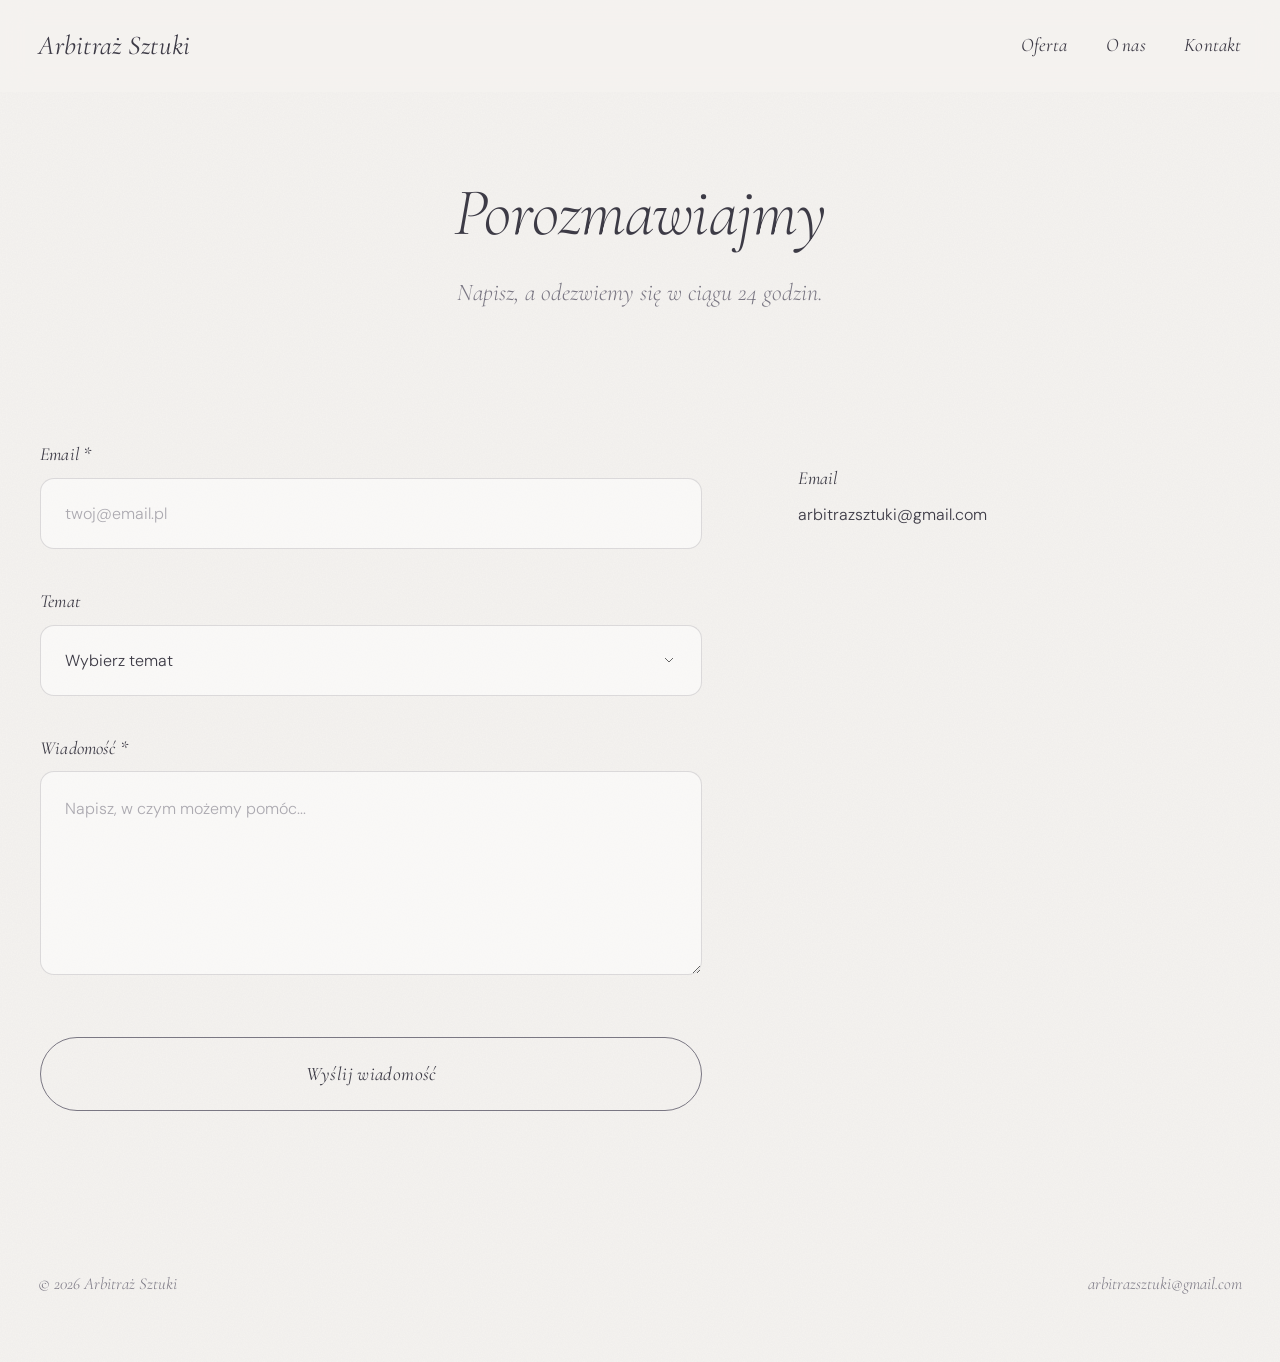
<file: contact.html>
<!DOCTYPE html>
<html lang="pl">
<head>
    <meta charset="UTF-8">
    <meta name="viewport" content="width=device-width, initial-scale=1.0">
    <meta name="description" content="Skontaktuj się z Arbitraż Sztuki — warsztaty twórcze">

         <!-- Open Graph - dla social media -->
    <meta property="og:title" content="Arbitraż Sztuki - Warsztaty dla zmysłów">
    <meta property="og:description" content="Warsztaty ebru, gips, świece, perfumy i więcej">
    <meta property="og:image" content="https://www.arbitrazsztuki.pl/assets/og-image.jpg">
    <meta property="og:url" content="https://www.arbitrazsztuki.pl">
    <meta property="og:type" content="website">
    
    <link rel="preconnect" href="https://fonts.googleapis.com">
    <link rel="preconnect" href="https://fonts.gstatic.com" crossorigin>
    <link href="https://fonts.googleapis.com/css2?family=Cormorant+Garamond:ital,wght@0,300;0,400;0,500;1,300;1,400&family=DM+Sans:wght@300;400;500&display=swap" rel="stylesheet">
    
    <link rel="stylesheet" href="css/style.css">
    <link rel="stylesheet" href="css/contact.css">
    <link rel="stylesheet" href="css/animations.css">
    
    <title>Kontakt | Arbitraż Sztuki</title>
</head>
<body>

    <!-- NAWIGACJA -->
    <nav class="nav" role="navigation">
        <div class="nav__container">
            <a href="index.html" class="nav__logo">Arbitraż Sztuki</a>
            
            <ul class="nav__menu">
                <li><a href="offer.html" class="nav__link">Oferta</a></li>
                <li><a href="about.html" class="nav__link">O nas</a></li>
                <li><a href="contact.html" class="nav__link nav__link--active">Kontakt</a></li>
            </ul>
            
            <button class="nav__hamburger" aria-label="Menu" aria-expanded="false">
                <span></span>
                <span></span>
            </button>
        </div>
    </nav>

    <main class="contact-page">
        
        <header class="contact-header">
            <div class="contact-header__container">
                <h1 class="contact-header__title">Porozmawiajmy</h1>
                <p class="contact-header__subtitle">
                    Napisz, a odezwiemy się w ciągu 24 godzin.
                </p>
            </div>
        </header>

        <section class="contact-content">
            <div class="contact-content__container">
                
                <!-- FORMULARZ -->
                <div class="contact-form-wrapper">
                    
                    <!-- Komunikat sukcesu -->
                    <div id="successMessage" class="contact-success" style="display: none;">
                        <div class="contact-success__icon">✓</div>
                        <h2 class="contact-success__title">Dziękujemy!</h2>
                        <p class="contact-success__text">
                            Twoja wiadomość została wysłana.<br>
                            Odpowiemy najszybciej jak to możliwe.
                        </p>
                        <a href="contact.html" class="contact-success__button">Wyślij kolejną wiadomość</a>
                    </div>
                    
                    <!-- Formularz -->
                    <form 
                        id="contactForm"
                        class="contact-form" 
                        action="https://formspree.io/f/meeljyrd" 
                        method="POST"
                    >
                        
                        <div class="form-field">
                            <label for="email" class="form-field__label">Email *</label>
                            <input 
                                type="email" 
                                id="email" 
                                name="email" 
                                class="form-field__input"
                                placeholder="twoj@email.pl"
                                required
                            >
                        </div>
                        
                        <div class="form-field">
                            <label for="subject" class="form-field__label">Temat</label>
                            <select id="subject" name="subject" class="form-field__select">
                                <option value="">Wybierz temat</option>
                                <option value="Rezerwacja warsztatu">Rezerwacja warsztatu</option>
                                <option value="Voucher prezentowy">Voucher prezentowy</option>
                                <option value="Wydarzenie firmowe">Wydarzenie firmowe</option>
                                <option value="Współpraca">Współpraca</option>
                                <option value="Inne">Inne pytanie</option>
                            </select>
                        </div>
                        
                        <div class="form-field">
                            <label for="message" class="form-field__label">Wiadomość *</label>
                            <textarea 
                                id="message" 
                                name="message" 
                                class="form-field__textarea"
                                placeholder="Napisz, w czym możemy pomóc..."
                                rows="6"
                                required
                            ></textarea>
                        </div>
                        
                        <!-- Formspree -->
                        <input type="hidden" name="_next" value="https://filja17.github.io/War1/contact.html?sent=true">
                        <input type="hidden" name="_subject" value="Nowa wiadomość — Arbitraż Sztuki">
                        
                        <div class="form-field form-field--submit">
                            <button type="submit" class="form-submit">
                                Wyślij wiadomość
                            </button>
                        </div>
                        
                    </form>
                </div>
                
                <!-- Dane kontaktowe — BEZ INSTAGRAMA -->
                <aside class="contact-info">
                    <div class="contact-info__item">
                        <span class="contact-info__label">Email</span>
                        <a href="mailto:arbitrazsztuki@gmail.com" class="contact-info__value">
                            arbitrazsztuki@gmail.com
                        </a>
                    </div>
                </aside>
                
            </div>
        </section>

    </main>

    <footer class="footer">
        <div class="footer__container">
            <p class="footer__copyright">© 2026 Arbitraż Sztuki</p>
            <a href="mailto:arbitrazsztuki@gmail.com" class="footer__email">arbitrazsztuki@gmail.com</a>
        </div>
    </footer>

    <script src="js/main.js" defer></script>
    <script src="js/navigation.js" defer></script>
    
    <script>
        if (window.location.search.includes('sent=true')) {
            document.getElementById('contactForm').style.display = 'none';
            document.getElementById('successMessage').style.display = 'block';
        }
    </script>

</body>
</html>
</file>
<file: css/style.css>
/* ========================================
   STYLE.CSS - CZYSTA WERSJA OD ZERA
   ======================================== */

:root {
    --color-bg: #F5F3F0;
    --color-text: #3D3B46;
    --color-text-light: #7A7783;
    --color-overlay: rgba(61, 59, 70, 0.10);
    --color-overlay-hover: rgba(61, 59, 70, 0.28);
    --font-heading: 'Cormorant Garamond', Georgia, serif;
    --font-body: 'DM Sans', -apple-system, sans-serif;
    --text-sm: clamp(0.875rem, 1.2vw, 1rem);
    --text-lg: clamp(1.25rem, 2vw, 1.5rem);
    --text-xl: clamp(1.5rem, 3vw, 2rem);
    --text-2xl: clamp(2rem, 4vw, 3rem);
    --text-3xl: clamp(2.5rem, 6vw, 4.5rem);
    --text-hero: clamp(2.6rem, 6.5vw, 5.2rem);
    --color-mist: #A9BCCB;
    --color-sage: #B9C6B1;
    --color-rose: #E4C4C6;
    --color-sand: #E8DABB;
    --space-sm: clamp(0.75rem, 1.5vw, 1rem);
    --space-md: clamp(1rem, 2vw, 1.5rem);
    --space-lg: clamp(1.5rem, 3vw, 2.5rem);
    --space-xl: clamp(2rem, 5vw, 4rem);
    --space-2xl: clamp(3rem, 8vw, 6rem);
    --transition-base: 0.4s cubic-bezier(0.4, 0, 0.2, 1);
    --transition-slower: 0.8s cubic-bezier(0.16, 1, 0.3, 1);
}

*, *::before, *::after {
    margin: 0;
    padding: 0;
    box-sizing: border-box;
}

html {
    font-size: 16px;
    scroll-behavior: smooth;
}

body {
    font-family: var(--font-body);
    font-weight: 300;
    line-height: 1.6;
    color: var(--color-text);
    background-color: var(--color-bg);
    overflow-x: hidden;
}

body.menu-is-open {
    overflow: hidden;
    position: fixed;
    width: 100%;
}

h1, h2, h3, h4, h5, h6 {
    font-family: var(--font-heading);
    font-weight: 300;
    line-height: 1.1;
}

a {
    color: inherit;
    text-decoration: none;
}

img {
    display: block;
    max-width: 100%;
    height: auto;
}

/* ========================================
   NAWIGACJA
   ======================================== */

.nav {
    position: fixed;
    top: 0;
    left: 0;
    right: 0;
    z-index: 100;
    padding: var(--space-md) var(--space-lg);
    background: rgba(245, 243, 240, 0.78);
    backdrop-filter: blur(14px);
    -webkit-backdrop-filter: blur(14px);
}

.nav__container {
    display: flex;
    justify-content: space-between;
    align-items: center;
    max-width: 1800px;
    margin: 0 auto;
}

.nav__logo {
    font-family: var(--font-heading);
    font-size: var(--text-lg);
    font-weight: 400;
    letter-spacing: 0.1em;
    text-transform: uppercase;
    z-index: 102;
    position: relative;
}

/* MENU - DESKTOP (domyślnie) */
.nav__menu {
    display: flex;
    gap: var(--space-lg);
    list-style: none;
}

.nav__link {
    font-size: var(--text-sm);
    font-weight: 400;
    letter-spacing: 0.05em;
    text-transform: uppercase;
    padding: 0.5rem 0;
    transition: opacity 0.2s ease;
}

.nav__link:hover {
    opacity: 0.6;
}

/* HAMBURGER - ukryty na desktop */
.nav__hamburger {
    display: none;
    width: 44px;
    height: 44px;
    background: none;
    border: none;
    cursor: pointer;
    z-index: 102;
    position: relative;
    flex-direction: column;
    justify-content: center;
    align-items: center;
    gap: 6px;
}

.nav__hamburger span {
    display: block;
    width: 24px;
    height: 2px;
    background: var(--color-text);
    transition: transform 0.3s ease;
}

.nav__hamburger.is-active span:first-child {
    transform: rotate(45deg) translate(4px, 4px);
}

.nav__hamburger.is-active span:last-child {
    transform: rotate(-45deg) translate(4px, -4px);
}

/* OVERLAY */
.nav__overlay {
    display: none;
}

/* ========================================
   MOBILE - max 768px
   ======================================== */

@media (max-width: 768px) {
    
    /* Pokaż hamburger */
    .nav__hamburger {
        display: flex;
    }
    
    /* Overlay z blur */
    .nav__overlay {
        display: block;
        position: fixed;
        top: 0;
        left: 0;
        width: 100vw;
        height: 100vh;
        background: rgba(0, 0, 0, 0.4);
        backdrop-filter: blur(8px);
        -webkit-backdrop-filter: blur(8px);
        opacity: 0;
        visibility: hidden;
        transition: opacity 0.3s ease, visibility 0.3s ease;
        z-index: 99;
    }
    
    .nav__overlay.is-visible {
        opacity: 1;
        visibility: visible;
    }
    
    /* Menu mobilne */
    .nav__menu {
        position: fixed;
        top: 0;
        left: 0;
        width: 100vw;
        height: 100vh;
        background: var(--color-bg);
        
        flex-direction: column;
        justify-content: center;
        align-items: center;
        gap: 2rem;
        
        opacity: 0;
        visibility: hidden;
        transition: opacity 0.3s ease, visibility 0.3s ease;
        z-index: 101;
    }
    
    .nav__menu.is-open {
        opacity: 1;
        visibility: visible;
    }
    
    .nav__menu li {
        list-style: none;
        text-align: center;
    }
    
    .nav__menu .nav__link {
        font-family: var(--font-heading);
        font-size: 2.5rem;
        font-weight: 300;
        display: block;
        padding: 1rem 2rem;
    }
}

/* ========================================
   HERO
   ======================================== */

.hero {
    min-height: 100vh;
    display: flex;
    flex-direction: column;
    justify-content: center;
    align-items: center;
    text-align: center;
    padding: var(--space-2xl) var(--space-lg);
}

.hero__content {
    max-width: 800px;
}

.hero__title {
    font-size: var(--text-hero);
    font-weight: 300;
    margin-bottom: var(--space-md);
}

.hero__subtitle {
    font-size: var(--text-lg);
    color: var(--color-text-light);
    font-weight: 300;
}

/* ========================================
   WORKSHOPS
   ======================================== */

.workshops {
    display: grid;
    grid-template-columns: 1fr;
}

@media (min-width: 1024px) {
    .workshops {
        grid-template-columns: repeat(2, 1fr);
    }
    
    .workshop-card:nth-child(1),
    .workshop-card:nth-child(4),
    .workshop-card:nth-child(5) {
        grid-column: 1 / -1;
    }
}

.workshop-card {
    position: relative;
    overflow: hidden;
}

.workshop-card__link {
    display: block;
    position: relative;
    height: 100vh;
    min-height: 500px;
    max-height: 900px;
}

.workshop-card__image-wrapper {
    position: absolute;
    inset: 0;
    overflow: hidden;
}

.workshop-card__image {
    width: 100%;
    height: 100%;
    object-fit: cover;
    transition: transform var(--transition-slower);
}

.workshop-card__overlay {
    position: absolute;
    inset: 0;
    background: var(--color-overlay);
    transition: background var(--transition-base);
}

.workshop-card__content {
    position: absolute;
    inset: 0;
    display: flex;
    flex-direction: column;
    justify-content: center;
    align-items: center;
    text-align: center;
    padding: var(--space-lg);
    z-index: 10;
    opacity: 0;
    transform: translateY(20px);
    transition: opacity var(--transition-base), transform var(--transition-base);
}

.workshop-card__title {
    font-size: var(--text-3xl);
    color: #fff;
    font-weight: 300;
    margin-bottom: var(--space-sm);
}

.workshop-card__tag {
    font-size: 0.75rem;
    color: rgba(255, 255, 255, 0.7);
    text-transform: uppercase;
    letter-spacing: 0.3em;
}

.workshop-card__link:hover .workshop-card__image {
    transform: scale(1.05);
}

.workshop-card__link:hover .workshop-card__overlay {
    background: var(--color-overlay-hover);
}

.workshop-card__link:hover .workshop-card__content {
    opacity: 1;
    transform: translateY(0);
}

@media (max-width: 768px) {
    .workshop-card__link {
        height: 60vh;
        min-height: 350px;
        max-height: 600px;
    }
    
    .workshop-card__content {
        opacity: 1;
        transform: translateY(0);
    }
    
    .workshop-card__title {
        font-size: var(--text-2xl);
    }
}

/* ========================================
   FOOTER
   ======================================== */

.footer {
    padding: var(--space-xl) var(--space-lg);
    border-top: 1px solid rgba(0, 0, 0, 0.05);
}

.footer__container {
    max-width: 1800px;
    margin: 0 auto;
    display: flex;
    justify-content: space-between;
    align-items: center;
}

.footer__copyright,
.footer__email {
    font-size: var(--text-sm);
    color: var(--color-text-light);
}

@media (max-width: 768px) {
    .footer__container {
        flex-direction: column;
        gap: var(--space-sm);
        text-align: center;
    }
}

/* ========================================
   ANIMATIONS
   ======================================== */

.reveal-hidden {
    opacity: 0;
    transform: translateY(14px);
}

.reveal-visible {
    opacity: 1;
    transform: translateY(0);
    transition: opacity 1.2s ease, transform 1.2s ease;
}
/* ========================================
   OFFER TESTIMONIAL
   Opinia na stronie oferty
   ======================================== */

.offer-testimonial {
    padding: var(--space-2xl) var(--space-lg);
    background: rgba(0, 0, 0, 0.02);
}

.offer-testimonial__container {
    max-width: 900px;
    margin: 0 auto;
    text-align: center;
}

.offer-testimonial__text {
    font-family: var(--font-heading);
    font-size: clamp(1.5rem, 4vw, 2.5rem);
    font-weight: 300;
    font-style: italic;
    line-height: 1.5;
    color: var(--color-text);
    margin: 0 0 var(--space-lg) 0;
    position: relative;
}

.offer-testimonial__text::before {
    content: '"';
    position: absolute;
    top: -0.3em;
    left: -0.5em;
    font-size: 4em;
    line-height: 1;
    color: var(--color-text);
    opacity: 0.1;
    font-family: var(--font-heading);
}

.offer-testimonial__author {
    font-family: var(--font-body);
    font-size: var(--text-sm);
    font-style: normal;
    color: var(--color-text-light);
    text-transform: uppercase;
    letter-spacing: 0.1em;
}

@media (max-width: 768px) {
    .offer-testimonial__text {
        font-size: clamp(1.25rem, 5vw, 1.75rem);
    }
    .offer-testimonial__text::before {
        display: none;
    }
}

/* ========================================
   OFFER HOW (dojazd info)
   ======================================== */

.offer-how {
    padding: var(--space-xl) var(--space-lg);
    text-align: center;
}

.offer-how__container {
    max-width: 600px;
    margin: 0 auto;
}

.offer-how__text {
    font-family: var(--font-heading);
    font-size: clamp(1.2rem, 2vw, 1.5rem);
    font-weight: 300;
    font-style: italic;
    line-height: 1.6;
    color: var(--color-text-light);
    position: relative;
    padding: var(--space-md) 0;
}

.offer-how__text::before,
.offer-how__text::after {
    content: '';
    display: block;
    width: 30px;
    height: 1px;
    background: rgba(0, 0, 0, 0.15);
    margin: 0 auto;
}

.offer-how__text::before {
    margin-bottom: var(--space-md);
}

.offer-how__text::after {
    margin-top: var(--space-md);
}


/* ========================================
   SOFT THEME — lekko, papierowo, ebru
   (nadpisania na końcu pliku; usuń blok, żeby wrócić do poprzedniego wyglądu)
   ======================================== */

/* papier: bardzo delikatne ziarno */
body {
    background-image: url("data:image/svg+xml,%3Csvg xmlns='http://www.w3.org/2000/svg' width='160' height='160'%3E%3Cfilter id='n'%3E%3CfeTurbulence type='fractalNoise' baseFrequency='.8' numOctaves='2' stitchTiles='stitch'/%3E%3CfeColorMatrix values='0 0 0 0 .24 0 0 0 0 .23 0 0 0 0 .27 0 0 0 .05 0'/%3E%3C/filter%3E%3Crect width='100%25' height='100%25' filter='url(%23n)'/%3E%3C/svg%3E");
}

a:focus-visible,
button:focus-visible {
    outline: 1px dashed var(--color-text-light);
    outline-offset: 4px;
}

/* --- nawigacja: bez wersalików, miękko --- */
.nav__logo {
    font-style: italic;
    font-weight: 400;
    font-size: clamp(1.3rem, 2.2vw, 1.7rem);
    letter-spacing: 0.01em;
    text-transform: none;
}

.nav__link {
    font-family: var(--font-heading);
    font-size: 1.2rem;
    font-style: italic;
    font-weight: 400;
    letter-spacing: 0.01em;
    text-transform: none;
    text-decoration: underline wavy transparent;
    text-decoration-thickness: 1px;
    text-underline-offset: 7px;
    transition: text-decoration-color 0.4s ease;
}

.nav__link:hover {
    opacity: 1;
    text-decoration-color: var(--color-mist);
}

.nav__hamburger span {
    height: 1px;
}

/* --- hero: marmurkowa mgła w tle --- */
.hero {
    position: relative;
    overflow: hidden;
}

.hero::before {
    content: '';
    position: absolute;
    inset: -15%;
    z-index: 0;
    background:
        radial-gradient(ellipse 38% 30% at 18% 28%, var(--color-mist) 0%, transparent 70%),
        radial-gradient(ellipse 34% 38% at 82% 22%, var(--color-rose) 0%, transparent 70%),
        radial-gradient(ellipse 40% 30% at 70% 82%, var(--color-sage) 0%, transparent 70%),
        radial-gradient(ellipse 30% 26% at 24% 80%, var(--color-sand) 0%, transparent 70%);
    opacity: 0.55;
    filter: blur(40px);
    animation: softDrift 40s ease-in-out infinite alternate;
}

.hero__content {
    position: relative;
    z-index: 1;
}

.hero__title {
    font-style: italic;
    font-weight: 300;
    line-height: 1.05;
}

.hero__subtitle {
    font-family: var(--font-heading);
    font-style: italic;
    font-size: var(--text-lg);
    color: var(--color-text-light);
}

@keyframes softDrift {
    from { transform: translate3d(-2%, -1%, 0) rotate(0deg); }
    to   { transform: translate3d(2%, 2%, 0) rotate(6deg); }
}

@media (prefers-reduced-motion: reduce) {
    .hero::before { animation: none; }
}

/* --- oferta: zdjęcia w ramce z oddechem zamiast pełnego ekranu --- */
.workshops {
    gap: clamp(0.75rem, 2vw, 1.5rem);
    padding: 0 clamp(0.75rem, 2vw, 1.5rem) clamp(0.75rem, 2vw, 1.5rem);
}

.workshop-card {
    border-radius: 22px;
}

.workshop-card__link {
    height: 80vh;
    max-height: 780px;
}

.workshop-card__title {
    font-style: italic;
}

.workshop-card__tag {
    font-family: var(--font-heading);
    font-style: italic;
    font-size: 1.1rem;
    text-transform: none;
    letter-spacing: 0.02em;
    color: rgba(255, 255, 255, 0.85);
}

@media (max-width: 768px) {
    .workshop-card__link {
        height: 56vh;
    }
}

/* --- wstawki: falka zamiast sztywnej kreski --- */
.offer-how__text::before,
.offer-how__text::after {
    width: 48px;
    height: 8px;
    background: url("data:image/svg+xml,%3Csvg xmlns='http://www.w3.org/2000/svg' width='48' height='8' viewBox='0 0 48 8'%3E%3Cpath d='M0 4 Q6 0 12 4 T24 4 T36 4 T48 4' fill='none' stroke='%239a96a3' stroke-width='1'/%3E%3C/svg%3E") no-repeat center;
}

.offer-testimonial {
    background: rgba(169, 188, 203, 0.14);
}

.offer-testimonial__author {
    font-family: var(--font-heading);
    font-style: italic;
    font-size: 1.1rem;
    text-transform: none;
    letter-spacing: 0.02em;
}

/* --- stopka --- */
.footer {
    border-top: none;
}

.footer__copyright,
.footer__email {
    font-family: var(--font-heading);
    font-style: italic;
    font-size: 1.05rem;
}
</file>
<file: css/contact.css>
/* ========================================
   CONTACT.CSS
   Style dla strony kontaktowej
   Minimalistyczny, dużo przestrzeni
   ======================================== */


/* ========================================
   CONTACT PAGE – Layout główny
   ======================================== */

.contact-page {
    min-height: 100vh;
}


/* ========================================
   CONTACT HEADER
   ======================================== */

.contact-header {
    padding: calc(var(--space-2xl) + 80px) var(--space-lg) var(--space-xl);
    text-align: center;
}

.contact-header__container {
    max-width: 600px;
    margin: 0 auto;
}

.contact-header__title {
    font-size: clamp(2.5rem, 8vw, 5rem);
    font-weight: 300;
    letter-spacing: -0.03em;
    margin-bottom: var(--space-md);
}

.contact-header__subtitle {
    font-size: var(--text-lg);
    color: var(--color-text-light);
    font-weight: 300;
}


/* ========================================
   CONTACT CONTENT – Grid
   ======================================== */

.contact-content {
    padding: var(--space-xl) var(--space-lg) var(--space-2xl);
}

.contact-content__container {
    max-width: 1200px;
    margin: 0 auto;
    display: grid;
    grid-template-columns: 1.5fr 1fr;
    gap: var(--space-2xl);
    align-items: start;
}


/* ========================================
   CONTACT FORM
   ======================================== */

.contact-form-wrapper {
    position: relative;
}

.contact-form {
    display: flex;
    flex-direction: column;
    gap: var(--space-lg);
}


/* Form Field */
.form-field {
    display: flex;
    flex-direction: column;
    gap: var(--space-xs);
}

.form-field__label {
    font-size: var(--text-sm);
    font-weight: 400;
    text-transform: uppercase;
    letter-spacing: 0.1em;
    color: var(--color-text);
}

.form-field__optional {
    font-size: var(--text-xs);
    text-transform: none;
    letter-spacing: 0;
    color: var(--color-text-light);
    margin-left: 0.5em;
}


/* Input, Select, Textarea – wspólne style */
.form-field__input,
.form-field__select,
.form-field__textarea {
    width: 100%;
    padding: var(--space-md);
    
    font-family: var(--font-body);
    font-size: var(--text-base);
    font-weight: 300;
    color: var(--color-text);
    
    background: transparent;
    border: none;
    border-bottom: 1px solid rgba(0, 0, 0, 0.15);
    border-radius: 0;
    
    transition: 
        border-color 0.3s ease,
        background 0.3s ease;
    
    /* Reset */
    -webkit-appearance: none;
    -moz-appearance: none;
    appearance: none;
}

.form-field__input:hover,
.form-field__select:hover,
.form-field__textarea:hover {
    border-color: rgba(0, 0, 0, 0.3);
}

.form-field__input:focus,
.form-field__select:focus,
.form-field__textarea:focus {
    outline: none;
    border-color: var(--color-text);
    background: rgba(0, 0, 0, 0.02);
}

/* Placeholder */
.form-field__input::placeholder,
.form-field__textarea::placeholder {
    color: var(--color-text-light);
    opacity: 0.6;
}


/* Select – custom arrow */
.form-field__select {
    padding-right: calc(var(--space-md) + 24px);
    background-image: url("data:image/svg+xml,%3Csvg xmlns='http://www.w3.org/2000/svg' width='16' height='16' viewBox='0 0 24 24' fill='none' stroke='%23666666' stroke-width='1.5'%3E%3Cpath d='M6 9l6 6 6-6'/%3E%3C/svg%3E");
    background-repeat: no-repeat;
    background-position: right var(--space-md) center;
    cursor: pointer;
}


/* Textarea */
.form-field__textarea {
    resize: vertical;
    min-height: 150px;
    line-height: 1.6;
}


/* Error state */
.form-field--error .form-field__input,
.form-field--error .form-field__select,
.form-field--error .form-field__textarea {
    border-color: #c53030;
}

.form-field__error {
    font-size: var(--text-xs);
    color: #c53030;
    min-height: 1.2em;
}


/* Valid state */
.form-field--valid .form-field__input,
.form-field--valid .form-field__select,
.form-field--valid .form-field__textarea {
    border-color: #2f855a;
}


/* ========================================
   FORM SUBMIT BUTTON
   ======================================== */

.form-field--submit {
    margin-top: var(--space-md);
}

.form-submit {
    display: inline-flex;
    align-items: center;
    justify-content: center;
    gap: var(--space-sm);
    
    padding: var(--space-md) var(--space-xl);
    min-width: 220px;
    
    font-family: var(--font-body);
    font-size: var(--text-sm);
    font-weight: 400;
    text-transform: uppercase;
    letter-spacing: 0.15em;
    
    color: var(--color-bg);
    background: var(--color-text);
    border: none;
    cursor: pointer;
    
    position: relative;
    overflow: hidden;
    
    transition: 
        transform 0.3s ease,
        box-shadow 0.3s ease;
}

.form-submit:hover {
    transform: translateY(-2px);
    box-shadow: 0 10px 40px rgba(0, 0, 0, 0.15);
}

.form-submit:active {
    transform: translateY(0);
}

.form-submit__text {
    transition: opacity 0.3s ease;
}

.form-submit__arrow {
    transition: transform 0.3s ease;
}

.form-submit:hover .form-submit__arrow {
    transform: translateX(4px);
}


/* Loading state */
.form-submit__loading {
    position: absolute;
    display: none;
}

.form-submit__spinner {
    width: 20px;
    height: 20px;
    animation: spin 1s linear infinite;
}

@keyframes spin {
    from { transform: rotate(0deg); }
    to { transform: rotate(360deg); }
}

.form-submit.is-loading .form-submit__text,
.form-submit.is-loading .form-submit__arrow {
    opacity: 0;
}

.form-submit.is-loading .form-submit__loading {
    display: block;
}

.form-submit.is-loading {
    pointer-events: none;
}


/* ========================================
   CONTACT SUCCESS MESSAGE
   ======================================== */

.contact-success {
    position: absolute;
    inset: 0;
    display: flex;
    flex-direction: column;
    align-items: center;
    justify-content: center;
    text-align: center;
    background: var(--color-bg);
    
    opacity: 0;
    visibility: hidden;
    transition: 
        opacity 0.4s ease,
        visibility 0.4s ease;
}

.contact-success[hidden] {
    display: flex; /* Override hidden dla animacji */
}

.contact-success.is-visible {
    opacity: 1;
    visibility: visible;
}

.contact-success__icon {
    margin-bottom: var(--space-md);
    color: #2f855a;
}

.contact-success__icon svg {
    animation: checkmark 0.5s ease 0.2s both;
}

@keyframes checkmark {
    0% {
        stroke-dasharray: 100;
        stroke-dashoffset: 100;
    }
    100% {
        stroke-dashoffset: 0;
    }
}

.contact-success__title {
    font-size: var(--text-2xl);
    font-weight: 300;
    margin-bottom: var(--space-sm);
}

.contact-success__text {
    font-size: var(--text-base);
    color: var(--color-text-light);
    line-height: 1.6;
    margin-bottom: var(--space-lg);
}

.contact-success__button {
    font-family: var(--font-body);
    font-size: var(--text-sm);
    color: var(--color-text);
    background: none;
    border: none;
    cursor: pointer;
    
    text-decoration: underline;
    text-underline-offset: 4px;
    
    transition: opacity 0.3s ease;
}

.contact-success__button:hover {
    opacity: 0.6;
}


/* ========================================
   CONTACT INFO – Dane kontaktowe
   ======================================== */

.contact-info {
    display: flex;
    flex-direction: column;
    gap: var(--space-lg);
    padding-top: var(--space-md);
}

.contact-info__item {
    display: flex;
    flex-direction: column;
    gap: var(--space-xs);
}

.contact-info__label {
    font-size: var(--text-xs);
    font-weight: 400;
    text-transform: uppercase;
    letter-spacing: 0.15em;
    color: var(--color-text-light);
}

.contact-info__value {
    font-size: var(--text-base);
    font-style: normal;
    line-height: 1.6;
    color: var(--color-text);
}

.contact-info__value--link {
    display: inline-block;
    position: relative;
    transition: color 0.3s ease;
}

.contact-info__value--link::after {
    content: '';
    position: absolute;
    bottom: 0;
    left: 0;
    width: 0;
    height: 1px;
    background: currentColor;
    transition: width 0.3s ease;
}

.contact-info__value--link:hover {
    opacity: 1;
}

.contact-info__value--link:hover::after {
    width: 100%;
}


/* Social links */
.contact-info__social {
    display: flex;
    gap: var(--space-md);
}

.contact-info__social-link {
    font-size: var(--text-base);
    position: relative;
}

.contact-info__social-link::after {
    content: '';
    position: absolute;
    bottom: -2px;
    left: 0;
    width: 0;
    height: 1px;
    background: currentColor;
    transition: width 0.3s ease;
}

.contact-info__social-link:hover {
    opacity: 1;
}

.contact-info__social-link:hover::after {
    width: 100%;
}


/* ========================================
   CONTACT MAP
   ======================================== */

.contact-map {
    padding: var(--space-2xl) var(--space-lg);
    background: rgba(0, 0, 0, 0.02);
}

.contact-map__wrapper {
    max-width: 1200px;
    margin: 0 auto;
}

.contact-map__placeholder {
    display: flex;
    flex-direction: column;
    align-items: center;
    justify-content: center;
    text-align: center;
    padding: var(--space-2xl);
    min-height: 300px;
    
    border: 1px solid rgba(0, 0, 0, 0.08);
    background: var(--color-bg);
}

.contact-map__pin {
    display: flex;
    align-items: center;
    justify-content: center;
    width: 60px;
    height: 60px;
    margin-bottom: var(--space-md);
    
    border-radius: 50%;
    background: rgba(0, 0, 0, 0.03);
    color: var(--color-text-light);
}

.contact-map__address {
    font-family: var(--font-heading);
    font-size: var(--text-xl);
    font-weight: 300;
    margin-bottom: var(--space-md);
}

.contact-map__link {
    display: inline-flex;
    align-items: center;
    gap: var(--space-xs);
    
    font-size: var(--text-sm);
    color: var(--color-text-light);
    
    transition: color 0.3s ease;
}

.contact-map__link:hover {
    opacity: 1;
    color: var(--color-text);
}

.contact-map__link svg {
    transition: transform 0.3s ease;
}

.contact-map__link:hover svg {
    transform: translate(2px, -2px);
}


/* Opcjonalnie: prawdziwa mapa Google */
.contact-map__iframe {
    width: 100%;
    height: 400px;
    border: none;
    filter: grayscale(100%) contrast(1.1);
    
    transition: filter 0.3s ease;
}

.contact-map__iframe:hover {
    filter: grayscale(50%) contrast(1.05);
}


/* ========================================
   RESPONSYWNOŚĆ
   ======================================== */

@media (max-width: 1024px) {
    
    .contact-content__container {
        grid-template-columns: 1fr;
        gap: var(--space-2xl);
    }
    
    .contact-info {
        display: grid;
        grid-template-columns: repeat(2, 1fr);
        gap: var(--space-lg);
        padding-top: var(--space-lg);
        border-top: 1px solid rgba(0, 0, 0, 0.08);
    }
    
}

@media (max-width: 768px) {
    
    .contact-header {
        padding-top: calc(var(--space-xl) + 80px);
    }
    
    .contact-header__title {
        font-size: clamp(2rem, 10vw, 3rem);
    }
    
    .contact-content {
        padding: var(--space-lg) var(--space-md) var(--space-xl);
    }
    
    .contact-info {
        grid-template-columns: 1fr;
    }
    
    .contact-map__placeholder {
        padding: var(--space-xl);
        min-height: 250px;
    }
    
}

@media (max-width: 480px) {
    
    .form-field__input,
    .form-field__select,
    .form-field__textarea {
        padding: var(--space-sm) var(--space-xs);
    }
    
    .form-submit {
        width: 100%;
    }
    
    .contact-map {
        padding: var(--space-xl) var(--space-md);
    }
    
}


/* ========================================
   FOCUS STATES – Accessibility
   ======================================== */

.form-field__input:focus-visible,
.form-field__select:focus-visible,
.form-field__textarea:focus-visible {
    outline: 2px solid var(--color-text);
    outline-offset: 2px;
}

.form-submit:focus-visible {
    outline: 2px solid var(--color-bg);
    outline-offset: 2px;
}

.contact-info__value--link:focus-visible,
.contact-info__social-link:focus-visible,
.contact-map__link:focus-visible {
    outline: 2px solid var(--color-text);
    outline-offset: 4px;
}


/* ========================================
   PRINT STYLES
   ======================================== */

@media print {
    
    .contact-form-wrapper {
        display: none;
    }
    
    .contact-info {
        grid-template-columns: 1fr;
    }
    
    .contact-map {
        display: none;
    }
    
}
/* ========================================
   ERROR BANNER
   ======================================== */

.form-error-banner {
    display: flex;
    align-items: center;
    justify-content: space-between;
    gap: var(--space-md);
    
    padding: var(--space-md) var(--space-lg);
    margin-bottom: var(--space-lg);
    
    background: #fed7d7;
    border-left: 3px solid #c53030;
    
    opacity: 0;
    transform: translateY(-10px);
    transition: 
        opacity 0.3s ease,
        transform 0.3s ease;
}

.form-error-banner.is-visible {
    opacity: 1;
    transform: translateY(0);
}

.form-error-banner p {
    font-size: var(--text-sm);
    color: #742a2a;
}

.form-error-banner__close {
    display: flex;
    align-items: center;
    justify-content: center;
    
    width: 28px;
    height: 28px;
    
    background: none;
    border: none;
    cursor: pointer;
    color: #742a2a;
    
    transition: opacity 0.3s ease;
}

.form-error-banner__close:hover {
    opacity: 0.6;
}

/* ========================================
   SOFT THEME — kontakt
   (nadpisania na końcu pliku; usuń blok, żeby wrócić do poprzedniego wyglądu)
   ======================================== */

/* te zmienne były używane w pliku, ale nigdzie nie zdefiniowane */
:root {
    --space-xs: 0.5rem;
    --text-xs: 0.85rem;
    --text-base: 1rem;
}

.contact-header__title {
    font-size: clamp(2.4rem, 7vw, 4.2rem);
    font-style: italic;
    letter-spacing: -0.01em;
}

.contact-header__subtitle {
    font-family: var(--font-heading);
    font-style: italic;
}

/* etykiety bez wersalików */
.form-field__label,
.contact-info__label {
    font-family: var(--font-heading);
    font-size: 1.15rem;
    font-style: italic;
    text-transform: none;
    letter-spacing: 0.01em;
    color: var(--color-text);
}

/* pola jak miękkie karteczki zamiast samej kreski */
.form-field__input,
.form-field__select,
.form-field__textarea {
    background-color: rgba(255, 255, 255, 0.5);
    border: 1px solid rgba(61, 59, 70, 0.16);
    border-radius: 14px;
}

.form-field__input:hover,
.form-field__select:hover,
.form-field__textarea:hover {
    border-color: rgba(61, 59, 70, 0.32);
}

.form-field__input:focus,
.form-field__select:focus,
.form-field__textarea:focus {
    border-color: var(--color-mist);
    background-color: rgba(255, 255, 255, 0.85);
    box-shadow: 0 0 0 4px rgba(169, 188, 203, 0.25);
}

.form-field__input:focus-visible,
.form-field__select:focus-visible,
.form-field__textarea:focus-visible {
    outline: none;
}

/* przycisk wysyłania: ta sama pigułka co na reszcie strony */
.form-submit {
    font-family: var(--font-heading);
    font-size: 1.2rem;
    font-style: italic;
    text-transform: none;
    letter-spacing: 0.02em;
    color: var(--color-text);
    background: transparent;
    border: 1px solid var(--color-text-light);
    border-radius: 999px;
    transition: background 0.5s ease, border-color 0.5s ease;
}

.form-submit:hover {
    transform: none;
    box-shadow: none;
    background: rgba(169, 188, 203, 0.22);
    border-color: var(--color-mist);
}

.form-submit:focus-visible {
    outline: 1px dashed var(--color-text-light);
    outline-offset: 4px;
}

/* komunikaty */
.contact-success__icon {
    color: #7f9776;
}

.contact-success__title {
    font-style: italic;
}

.form-error-banner {
    background: rgba(228, 196, 198, 0.5);
    border: 1px solid rgba(228, 196, 198, 0.9);
    border-left-width: 1px;
    border-radius: 14px;
}

@media (max-width: 1024px) {
    .contact-info {
        border-top: none;
    }
}
</file>
<file: css/animations.css>
/* ========================================
   ANIMATIONS.CSS
   Wszystkie animacje i efekty scroll
   BEZ STYLÓW NAWIGACJI!
   ======================================== */

/* ========================================
   SCROLL REVEAL – Stany animacji
   ======================================== */

.reveal-hidden {
    opacity: 0;
    transform: translateY(40px);
    transition:
        opacity 1.3s ease,
        transform 1.3s ease;
}

.reveal-visible {
    opacity: 1;
    transform: translateY(0);
}

[data-reveal="fade"] .reveal-hidden,
.reveal-hidden[data-reveal="fade"] {
    transform: none;
}

[data-reveal="slide-up"] .reveal-hidden,
.reveal-hidden[data-reveal="slide-up"] {
    transform: translateY(60px);
}

[data-reveal="blur"] .reveal-hidden,
.reveal-hidden[data-reveal="blur"] {
    filter: blur(10px);
    transform: translateY(20px);
    transition: 
        opacity 0.8s cubic-bezier(0.16, 1, 0.3, 1),
        transform 0.8s cubic-bezier(0.16, 1, 0.3, 1),
        filter 0.8s cubic-bezier(0.16, 1, 0.3, 1);
}

[data-reveal="blur"] .reveal-visible,
.reveal-visible[data-reveal="blur"] {
    filter: blur(0);
}

/* ========================================
   PAGE LOADER
   ======================================== */

.page-loader {
    position: fixed;
    inset: 0;
    z-index: 9999;
    background: var(--color-bg);
    display: flex;
    justify-content: center;
    align-items: center;
    opacity: 0;
    visibility: hidden;
    transition: 
        opacity 0.5s ease,
        visibility 0.5s ease;
}

.page-loader.is-visible {
    opacity: 1;
    visibility: visible;
}

.page-loader.is-loaded {
    opacity: 0;
}

.page-loader__content {
    width: 60px;
    height: 2px;
    background: rgba(0, 0, 0, 0.1);
    overflow: hidden;
    border-radius: 2px;
}

.page-loader__line {
    width: 100%;
    height: 100%;
    background: var(--color-text);
    transform: translateX(-100%);
    animation: loaderSlide 1.2s ease-in-out infinite;
}

@keyframes loaderSlide {
    0% { transform: translateX(-100%); }
    50% { transform: translateX(0); }
    100% { transform: translateX(100%); }
}

body.is-transitioning {
    pointer-events: none;
}

/* ========================================
   WORKSHOP CARD – Ulepszone animacje
   ======================================== */

.workshop-card__image {
    transition: 
        transform 0.8s cubic-bezier(0.16, 1, 0.3, 1),
        filter 0.6s ease;
    will-change: transform, filter;
}

.workshop-card__overlay {
    transition: background 0.5s ease;
}

.workshop-card__content {
    transition: 
        opacity 0.5s cubic-bezier(0.16, 1, 0.3, 1),
        transform 0.5s cubic-bezier(0.16, 1, 0.3, 1);
}

.workshop-card__title {
    transition-delay: 0.05s;
}

.workshop-card__tag {
    transition-delay: 0.1s;
}

/* ========================================
   SCROLL PROGRESS BAR
   ======================================== */

.scroll-progress {
    position: fixed;
    top: 0;
    left: 0;
    right: 0;
    height: 1px;
    background: var(--color-mist);
    transform: scaleX(0);
    transform-origin: left;
    z-index: 9998;
    pointer-events: none;
}

/* ========================================
   EXTRAS CARD – Reveal animation
   ======================================== */

.extras-card {
    opacity: 0;
    transform: translateY(30px);
    transition: 
        opacity 0.6s cubic-bezier(0.16, 1, 0.3, 1),
        transform 0.6s cubic-bezier(0.16, 1, 0.3, 1);
}

.extras-card.is-visible {
    opacity: 1;
    transform: translateY(0);
}

/* ========================================
   PREFERS REDUCED MOTION
   ======================================== */

@media (prefers-reduced-motion: reduce) {
    *,
    *::before,
    *::after {
        animation-duration: 0.01ms !important;
        animation-iteration-count: 1 !important;
        transition-duration: 0.01ms !important;
    }
    
    .reveal-hidden {
        opacity: 1;
        transform: none;
        filter: none;
    }
}

   /* ========================================
   WORKSHOP REVEAL ANIMATIONS
   ======================================== */

.workshop-reveal {
    opacity: 0;
    transform: translateY(30px);
    transition:
        opacity 0.7s cubic-bezier(0.16, 1, 0.3, 1),
        transform 0.7s cubic-bezier(0.16, 1, 0.3, 1);
}

.workshop-reveal.is-visible {
    opacity: 1;
    transform: translateY(0);
}

/* Gallery images fade */
.gallery-figure img {
    opacity: 0;
    transition:
        opacity 0.5s ease,
        transform 0.8s cubic-bezier(0.16, 1, 0.3, 1);
}

.gallery-figure img.img-loaded {
    opacity: 1;
}

/* Nav scrolled */
.nav--scrolled {
    background: rgba(245, 243, 240, 0.96);
    box-shadow: 0 1px 18px rgba(61, 59, 70, 0.05);
}
</file>
